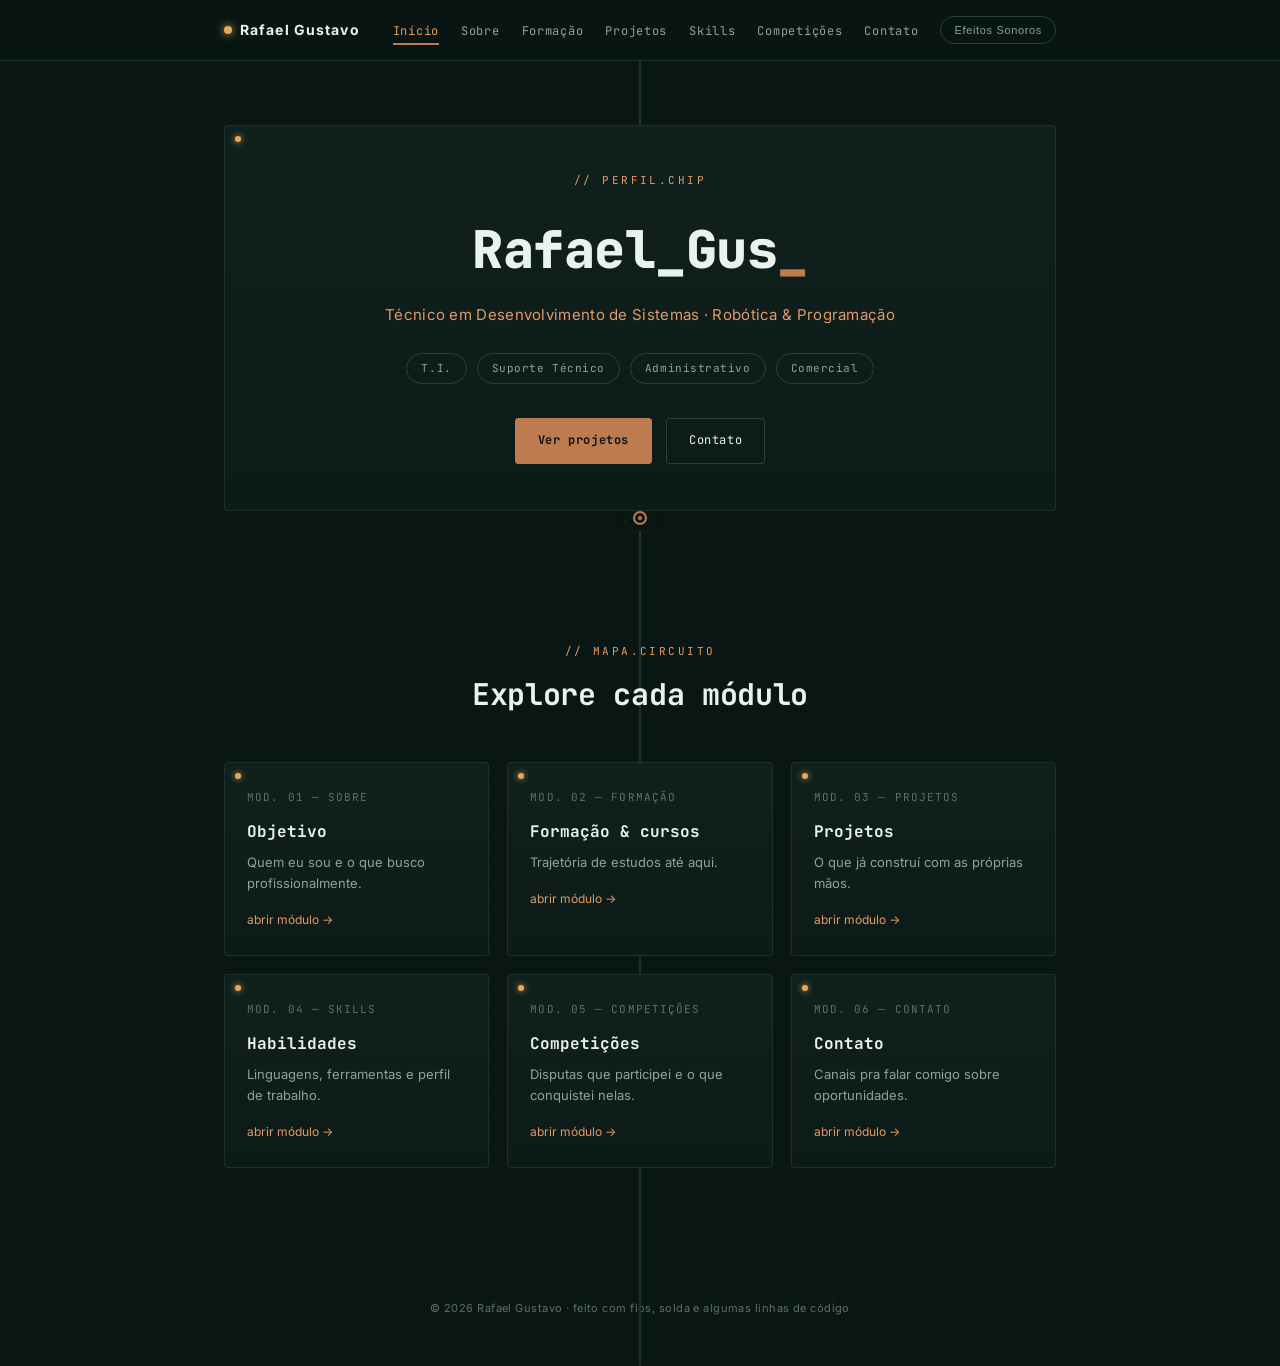
<file: index.html>
<!DOCTYPE html>
<html lang="pt-BR">
<head>
<meta charset="UTF-8">
<meta name="viewport" content="width=device-width, initial-scale=1.0">
<link rel="icon" type="image/svg+xml" href="assets/favicon.svg">
<title>Rafael Gustavo — Portfólio</title>
<link rel="preconnect" href="https://fonts.googleapis.com">
<link rel="preconnect" href="https://fonts.gstatic.com" crossorigin>
<link href="https://fonts.googleapis.com/css2?family=JetBrains+Mono:wght@400;500;700;800&family=Inter:wght@400;500;600&display=swap" rel="stylesheet">
<link rel="stylesheet" href="css/style.css">
</head>
<body>

<header>
  <div class="navbar">
    <a href="index.html" class="brand"><span class="dot"></span>Rafael Gustavo</a>
    <div class="nav-right">
      <nav>
        <ul>
          <li><a href="index.html">Início</a></li>
          <li><a href="sobre.html">Sobre</a></li>
          <li><a href="formacao.html">Formação</a></li>
          <li><a href="projetos.html">Projetos</a></li>
          <li><a href="habilidades.html">Skills</a></li>
          <li><a href="competicoes.html">Competições</a></li>
          <li><a href="contato.html">Contato</a></li>
        </ul>
      </nav>
      <button id="sound-toggle" class="sound-toggle" type="button" aria-pressed="true" title="Ativar ou desativar sons">
      <span class="sound-label">Efeitos Sonoros</span>
      </button>
    </div>
  </div>
</header>

<div class="wrap">
  <div class="spine" aria-hidden="true">
    <svg viewBox="0 0 2 1000" preserveAspectRatio="none">
      <line x1="1" y1="0" x2="1" y2="1000" stroke="var(--trace-dim)" stroke-width="2"/>
      <line class="pulse-line" x1="1" y1="0" x2="1" y2="1000" stroke="var(--copper)" stroke-width="2" stroke-dasharray="14 986" />
    </svg>
  </div>

  <!-- HERO -->
  <section class="hero">
    <div class="panel chip">
      <span class="kicker">// perfil.chip</span>
      <h1 class="typewriter" data-text="Rafael_Gustavo.dev"><span class="cursor">_</span></h1>
      <p class="role">Técnico em Desenvolvimento de Sistemas · Robótica &amp; Programação</p>
      <div class="pins">
        <span class="pin">T.I.</span>
        <span class="pin">Suporte Técnico</span>
        <span class="pin">Administrativo</span>
        <span class="pin">Comercial</span>
      </div>
      <div class="cta-row">
        <a href="projetos.html" class="btn btn-primary">Ver projetos</a>
        <a href="contato.html" class="btn btn-ghost">Contato</a>
      </div>
    </div>
  </section>

  <div class="pad" aria-hidden="true"></div>

  <!-- MAPA DO SITE, ESTILO "DIAGRAMA DE MÓDULOS" -->
  <section>
    <span class="kicker">// mapa.circuito</span>
    <h2>Explore cada módulo</h2>
    <div class="module-grid">

      <a href="sobre.html" class="panel module-card">
        <div class="module-id">MOD. 01 — SOBRE</div>
        <h3>Objetivo</h3>
        <p>Quem eu sou e o que busco profissionalmente.</p>
        <div class="module-arrow">abrir módulo →</div>
      </a>

      <a href="formacao.html" class="panel module-card">
        <div class="module-id">MOD. 02 — FORMAÇÃO</div>
        <h3>Formação &amp; cursos</h3>
        <p>Trajetória de estudos até aqui.</p>
        <div class="module-arrow">abrir módulo →</div>
      </a>

      <a href="projetos.html" class="panel module-card">
        <div class="module-id">MOD. 03 — PROJETOS</div>
        <h3>Projetos</h3>
        <p>O que já construí com as próprias mãos.</p>
        <div class="module-arrow">abrir módulo →</div>
      </a>

      <a href="habilidades.html" class="panel module-card">
        <div class="module-id">MOD. 04 — SKILLS</div>
        <h3>Habilidades</h3>
        <p>Linguagens, ferramentas e perfil de trabalho.</p>
        <div class="module-arrow">abrir módulo →</div>
      </a>

      <a href="competicoes.html" class="panel module-card">
        <div class="module-id">MOD. 05 — COMPETIÇÕES</div>
        <h3>Competições</h3>
        <p>Disputas que participei e o que conquistei nelas.</p>
        <div class="module-arrow">abrir módulo →</div>
      </a>

      <a href="contato.html" class="panel module-card">
        <div class="module-id">MOD. 06 — CONTATO</div>
        <h3>Contato</h3>
        <p>Canais pra falar comigo sobre oportunidades.</p>
        <div class="module-arrow">abrir módulo →</div>
      </a>

    </div>
  </section>

  <footer>
    © <span id="year"></span> Rafael Gustavo · feito com fios, solda e algumas linhas de código
  </footer>
</div>

<script src="js/script.js"></script>
</body>
</html>
</file>
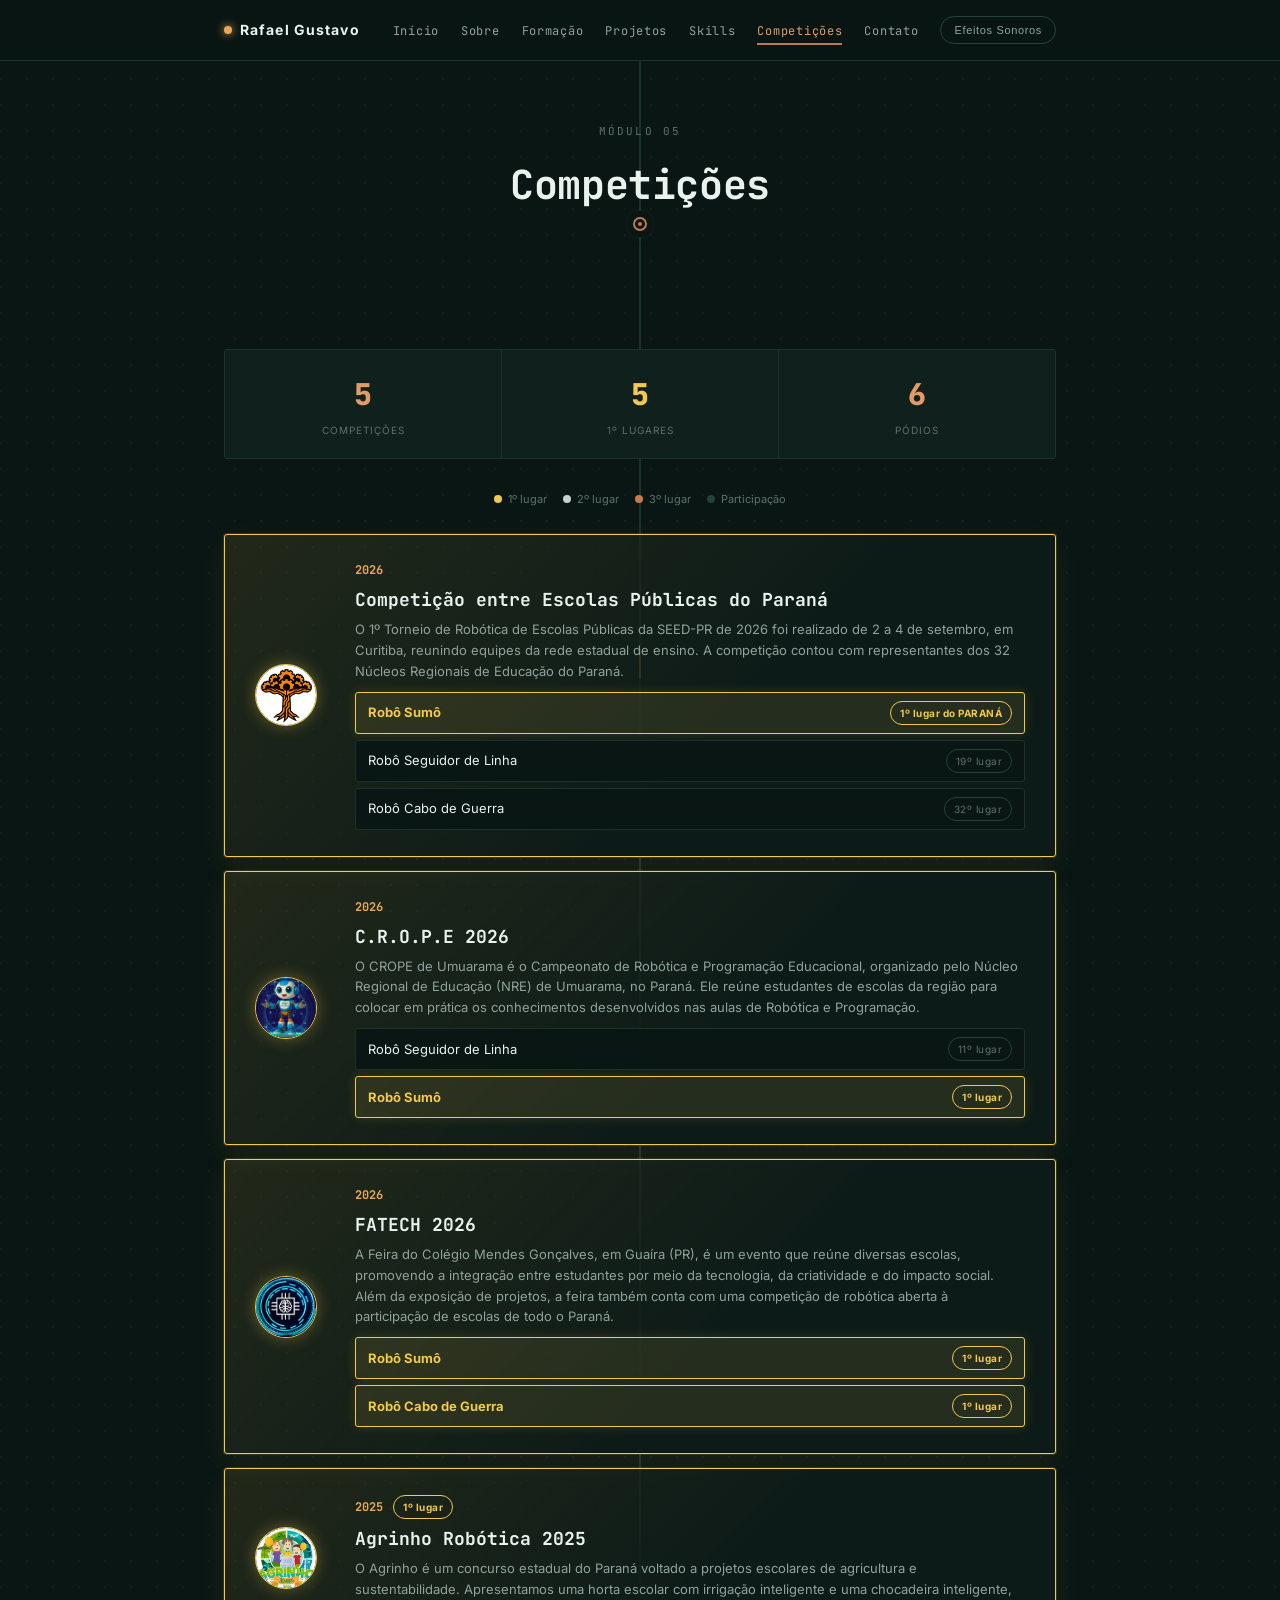
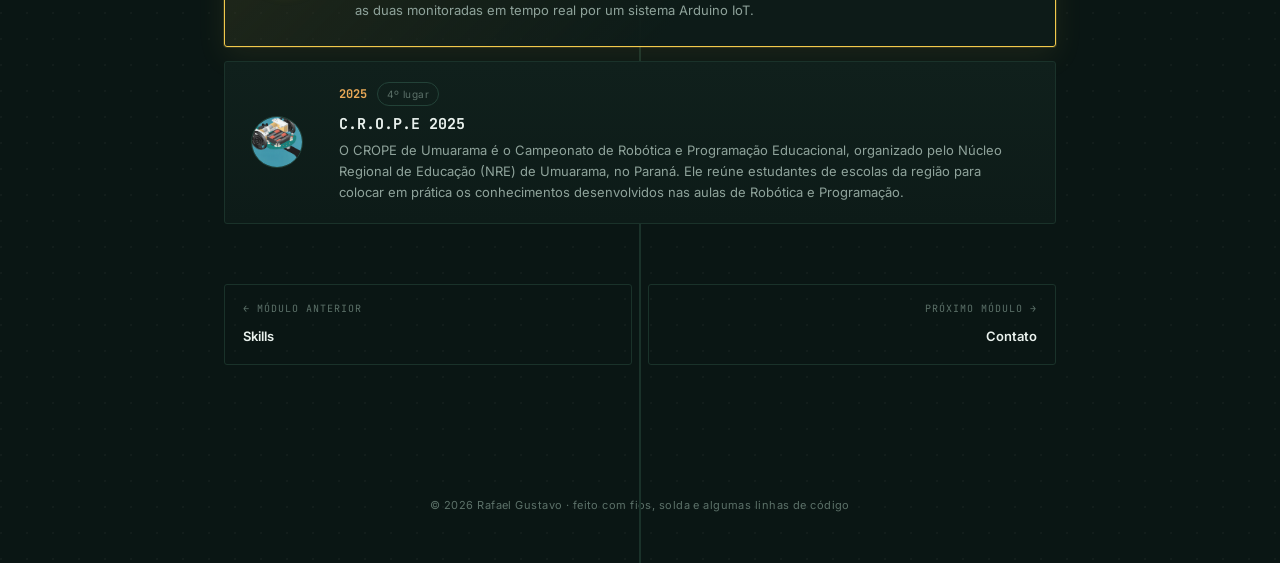
<file: competicoes.html>
<!DOCTYPE html>
<html lang="pt-BR">
<head>
<meta charset="UTF-8">
<meta name="viewport" content="width=device-width, initial-scale=1.0">
<link rel="icon" type="image/svg+xml" href="assets/favicon.svg">
<title>Competições — Rafael Gustavo</title>
<link rel="preconnect" href="https://fonts.googleapis.com">
<link rel="preconnect" href="https://fonts.gstatic.com" crossorigin>
<link href="https://fonts.googleapis.com/css2?family=JetBrains+Mono:wght@400;500;700;800&family=Inter:wght@400;500;600&display=swap" rel="stylesheet">
<link rel="stylesheet" href="css/style.css">
</head>
<body>

<header>
  <div class="navbar">
    <a href="index.html" class="brand"><span class="dot"></span>Rafael Gustavo</a>
    <div class="nav-right">
      <nav>
        <ul>
          <li><a href="index.html">Início</a></li>
          <li><a href="sobre.html">Sobre</a></li>
          <li><a href="formacao.html">Formação</a></li>
          <li><a href="projetos.html">Projetos</a></li>
          <li><a href="habilidades.html">Skills</a></li>
          <li><a href="competicoes.html">Competições</a></li>
          <li><a href="contato.html">Contato</a></li>
        </ul>
      </nav>
      <button id="sound-toggle" class="sound-toggle" type="button" aria-pressed="true" title="Ativar ou desativar sons">
      <span class="sound-label">Efeitos Sonoros</span>
      </button>
    </div>
  </div>
</header>

<div class="wrap">
  <div class="spine" aria-hidden="true">
    <svg viewBox="0 0 2 1000" preserveAspectRatio="none">
      <line x1="1" y1="0" x2="1" y2="1000" stroke="var(--trace-dim)" stroke-width="2"/>
      <line class="pulse-line" x1="1" y1="0" x2="1" y2="1000" stroke="var(--copper)" stroke-width="2" stroke-dasharray="14 986" />
    </svg>
  </div>

  <section class="page-hero">
    <span class="page-eyebrow">Módulo 05</span>
    <h1>Competições</h1>
  </section>

  <div class="pad" aria-hidden="true"></div>

  <section>

    <div class="comp-stats" id="comp-stats">
      <div class="comp-stat">
        <span class="comp-stat-num" id="stat-total">0</span>
        <span class="comp-stat-label">Competições</span>
      </div>
      <div class="comp-stat is-gold">
        <span class="comp-stat-num" id="stat-gold">0</span>
        <span class="comp-stat-label">1º lugares</span>
      </div>
      <div class="comp-stat">
        <span class="comp-stat-num" id="stat-podium">0</span>
        <span class="comp-stat-label">Pódios</span>
      </div>
    </div>

    <div class="comp-legend">
      <span><i class="dot gold"></i>1º lugar</span>
      <span><i class="dot silver"></i>2º lugar</span>
      <span><i class="dot bronze"></i>3º lugar</span>
      <span><i class="dot other"></i>Participação</span>
    </div>

    <div class="comp-grid" id="comp-grid">

      <article class="comp-card tier-1" data-place="1" data-year="2025">
        <div class="comp-medal"><img src="assets/competicoes/agrinho2025.png" alt="Agrinho Robótica 2025"></div>
        <div class="comp-info">
          <div class="comp-meta">
            <span class="comp-year">2025</span>
            <span class="comp-place">1º lugar</span>
          </div>
          <h3>Agrinho Robótica 2025</h3>
          <p>O Agrinho é um concurso estadual do Paraná voltado a projetos escolares de agricultura e sustentabilidade. Apresentamos uma horta escolar com irrigação inteligente e uma chocadeira inteligente, as duas monitoradas em tempo real por um sistema Arduino IoT.</p>
        </div>
      </article>

      <article class="comp-card tier-4" data-place="4" data-year="2025">
        <div class="comp-medal"><img src="assets/competicoes/crope2025.png" alt="C.R.O.P.E 2025"></div>
        <div class="comp-info">
          <div class="comp-meta">
            <span class="comp-year">2025</span>
            <span class="comp-place">4º lugar</span>
          </div>
          <h3>C.R.O.P.E 2025</h3>
          <p>O CROPE de Umuarama é o Campeonato de Robótica e Programação Educacional, organizado pelo Núcleo Regional de Educação (NRE) de Umuarama, no Paraná. Ele reúne estudantes de escolas da região para colocar em prática os conhecimentos desenvolvidos nas aulas de Robótica e Programação.</p>
        </div>
      </article>

      <article class="comp-card tier-1" data-place="1" data-year="2026">
        <div class="comp-medal"><img src="assets/competicoes/roboticapr2026.png" alt="Competição entre Escolas Públicas do Paraná"></div>
        <div class="comp-info">
          <div class="comp-meta">
            <span class="comp-year">2026</span>
          </div>
          <h3>Competição entre Escolas Públicas do Paraná</h3>
          <p>O 1º Torneio de Robótica de Escolas Públicas da SEED-PR de 2026 foi realizado de 2 a 4 de setembro, em Curitiba, reunindo equipes da rede estadual de ensino. A competição contou com representantes dos 32 Núcleos Regionais de Educação do Paraná.</p>
          <div class="comp-subresults">
            <div class="comp-subitem is-gold">
              <span class="comp-subname">Robô Sumô</span>
              <span class="comp-subplace is-gold">1º lugar do PARANÁ</span>
            </div>
            <div class="comp-subitem">
              <span class="comp-subname">Robô Seguidor de Linha</span>
              <span class="comp-subplace">19º lugar</span>
            </div>
            <div class="comp-subitem">
              <span class="comp-subname">Robô Cabo de Guerra</span>
              <span class="comp-subplace">32º lugar</span>
            </div>
          </div>
        </div>
      </article>

      <article class="comp-card tier-1" data-place="1" data-year="2026">
        <div class="comp-medal"><img src="assets/competicoes/crope2026.png" alt="C.R.O.P.E 2026"></div>
        <div class="comp-info">
          <div class="comp-meta">
            <span class="comp-year">2026</span>
          </div>
          <h3>C.R.O.P.E 2026</h3>
          <p>O CROPE de Umuarama é o Campeonato de Robótica e Programação Educacional, organizado pelo Núcleo Regional de Educação (NRE) de Umuarama, no Paraná. Ele reúne estudantes de escolas da região para colocar em prática os conhecimentos desenvolvidos nas aulas de Robótica e Programação.</p>
          <div class="comp-subresults">
            <div class="comp-subitem">
              <span class="comp-subname">Robô Seguidor de Linha</span>
              <span class="comp-subplace">11º lugar</span>
            </div>
            <div class="comp-subitem is-gold">
              <span class="comp-subname">Robô Sumô</span>
              <span class="comp-subplace is-gold">1º lugar</span>
            </div>
          </div>
        </div>
      </article>

      <article class="comp-card tier-1" data-place="1" data-year="2026">
        <div class="comp-medal"><img src="assets/competicoes/fatech2026.png" alt="FATECH 2026"></div>
        <div class="comp-info">
          <div class="comp-meta">
            <span class="comp-year">2026</span>
          </div>
          <h3>FATECH 2026</h3>
          <p>A Feira do Colégio Mendes Gonçalves, em Guaíra (PR), é um evento que reúne diversas escolas, promovendo a integração entre estudantes por meio da tecnologia, da criatividade e do impacto social. Além da exposição de projetos, a feira também conta com uma competição de robótica aberta à participação de escolas de todo o Paraná.</p>
          <div class="comp-subresults">
            <div class="comp-subitem is-gold">
              <span class="comp-subname">Robô Sumô</span>
              <span class="comp-subplace is-gold">1º lugar</span>
            </div>
            <div class="comp-subitem is-gold">
              <span class="comp-subname">Robô Cabo de Guerra</span>
              <span class="comp-subplace is-gold">1º lugar</span>
            </div>
          </div>
        </div>
      </article>

    </div>

    <div class="prevnext">
      <a href="habilidades.html" class="prev">
        <span>← módulo anterior</span>
        <strong>Skills</strong>
      </a>
      <a href="contato.html" class="next">
        <span>próximo módulo →</span>
        <strong>Contato</strong>
      </a>
    </div>
  </section>

  <footer>
    © <span id="year"></span> Rafael Gustavo · feito com fios, solda e algumas linhas de código
  </footer>
</div>

<script src="js/script.js"></script>
</body>
</html>
</file>
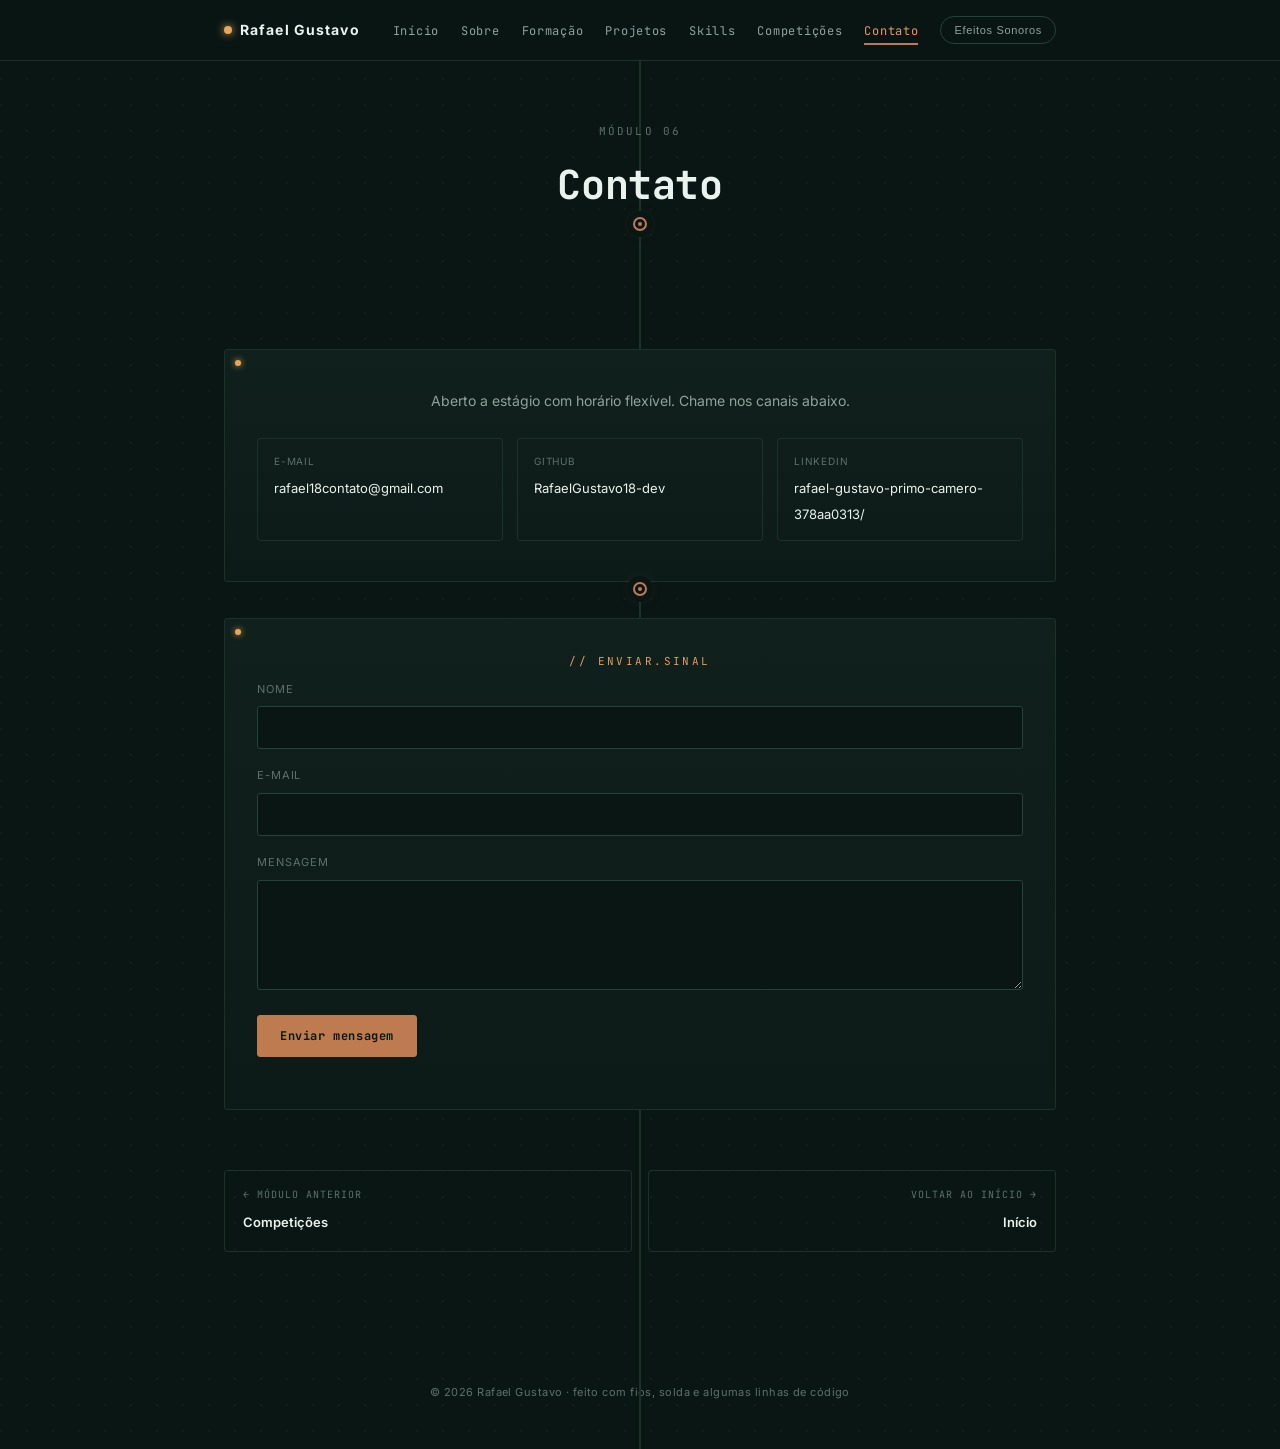
<file: contato.html>
<!DOCTYPE html>
<html lang="pt-BR">
<head>
<meta charset="UTF-8">
<meta name="viewport" content="width=device-width, initial-scale=1.0">
<link rel="icon" type="image/svg+xml" href="assets/favicon.svg">
<title>Contato — Rafael Gustavo</title>
<link rel="preconnect" href="https://fonts.googleapis.com">
<link rel="preconnect" href="https://fonts.gstatic.com" crossorigin>
<link href="https://fonts.googleapis.com/css2?family=JetBrains+Mono:wght@400;500;700;800&family=Inter:wght@400;500;600&display=swap" rel="stylesheet">
<link rel="stylesheet" href="css/style.css">
</head>
<body>

<header>
  <div class="navbar">
    <a href="index.html" class="brand"><span class="dot"></span>Rafael Gustavo</a>
    <div class="nav-right">
      <nav>
        <ul>
          <li><a href="index.html">Início</a></li>
          <li><a href="sobre.html">Sobre</a></li>
          <li><a href="formacao.html">Formação</a></li>
          <li><a href="projetos.html">Projetos</a></li>
          <li><a href="habilidades.html">Skills</a></li>
          <li><a href="competicoes.html">Competições</a></li>
          <li><a href="contato.html">Contato</a></li>
        </ul>
      </nav>
      <button id="sound-toggle" class="sound-toggle" type="button" aria-pressed="true" title="Ativar ou desativar sons">
      <span class="sound-label">Efeitos Sonoros</span>
      </button>
    </div>
  </div>
</header>

<div class="wrap">
  <div class="spine" aria-hidden="true">
    <svg viewBox="0 0 2 1000" preserveAspectRatio="none">
      <line x1="1" y1="0" x2="1" y2="1000" stroke="var(--trace-dim)" stroke-width="2"/>
      <line class="pulse-line" x1="1" y1="0" x2="1" y2="1000" stroke="var(--copper)" stroke-width="2" stroke-dasharray="14 986" />
    </svg>
  </div>

  <section class="page-hero">
    <span class="page-eyebrow">Módulo 06</span>
    <h1>Contato</h1>
  </section>

  <div class="pad" aria-hidden="true"></div>

  <section>
    <div class="panel contact-panel">
      <p>Aberto a estágio com horário flexível. Chame nos canais abaixo.</p>
      <div class="contact-grid">
        <div class="contact-item">
          <span class="g-label">E-mail</span>
          <a href="mailto:rafael18contato@gmail.com">rafael18contato@gmail.com</a>
        </div>
        <div class="contact-item">
          <span class="g-label">GitHub</span>
          <a href="https://github.com/RafaelGustavo18-dev" target="_blank" rel="noopener">RafaelGustavo18-dev</a>
        </div>
        <div class="contact-item">
          <span class="g-label">LinkedIn</span>
          <a href="https://www.linkedin.com/in/rafael-gustavo-primo-camero-378aa0313" target="_blank" rel="noopener">rafael-gustavo-primo-camero-378aa0313/</a>
        </div>
      </div>
    </div>

    <div class="pad" aria-hidden="true"></div>

    <div class="panel contact-form">
      <span class="kicker">// enviar.sinal</span>
      <form id="contact-form">
        <input type="hidden" name="access_key" value="5add3b74-e683-498a-92bf-d5edefc94b2f">
        <input type="hidden" name="subject" value="Nova mensagem pelo portfólio">
        <input type="checkbox" name="botcheck" style="display:none" tabindex="-1" autocomplete="off">

        <div class="form-row">
          <label for="nome">Nome</label>
          <input type="text" id="nome" name="nome" required>
        </div>
        <div class="form-row">
          <label for="email">E-mail</label>
          <input type="email" id="email" name="email" required>
        </div>
        <div class="form-row">
          <label for="mensagem">Mensagem</label>
          <textarea id="mensagem" name="mensagem" required></textarea>
        </div>
        <div class="form-row">
          <button type="submit" class="btn btn-primary">Enviar mensagem</button>
        </div>
        <p id="form-feedback" style="font-size:12px; color:var(--text-faint); margin-top:14px;"></p>
      </form>
    </div>

    <div class="prevnext">
      <a href="competicoes.html" class="prev">
        <span>← módulo anterior</span>
        <strong>Competições</strong>
      </a>
      <a href="index.html" class="next">
        <span>voltar ao início →</span>
        <strong>Início</strong>
      </a>
    </div>
  </section>

  <footer>
    © <span id="year"></span> Rafael Gustavo · feito com fios, solda e algumas linhas de código
  </footer>
</div>

<script src="js/script.js"></script>
</body>
</html>
</file>
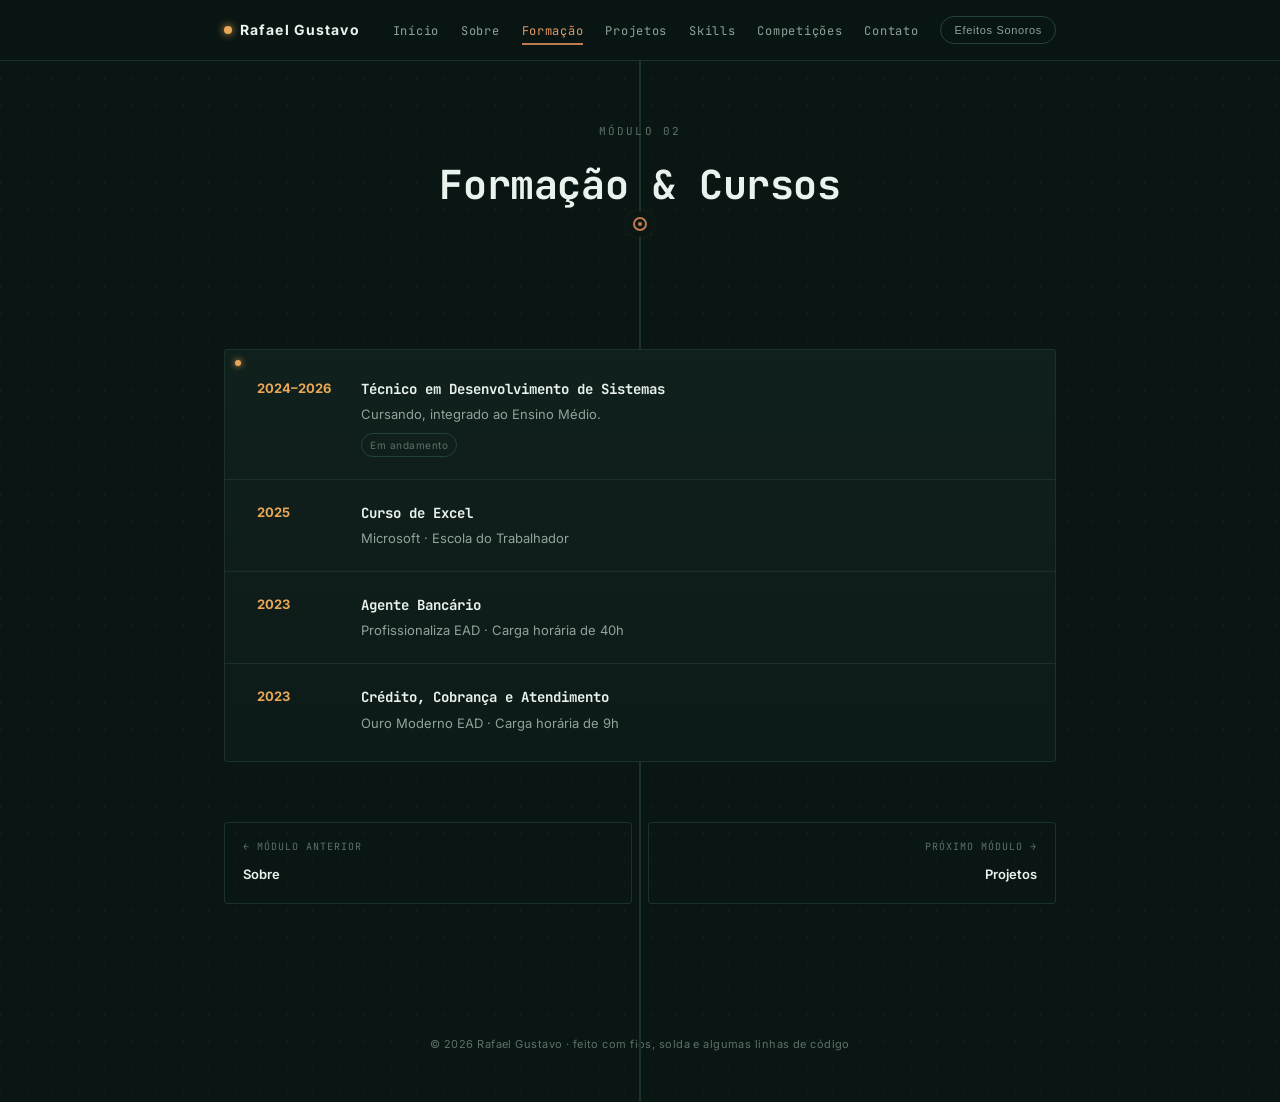
<file: formacao.html>
<!DOCTYPE html>
<html lang="pt-BR">
<head>
<meta charset="UTF-8">
<meta name="viewport" content="width=device-width, initial-scale=1.0">
<link rel="icon" type="image/svg+xml" href="assets/favicon.svg">
<title>Formação — Rafael Gustavo</title>
<link rel="preconnect" href="https://fonts.googleapis.com">
<link rel="preconnect" href="https://fonts.gstatic.com" crossorigin>
<link href="https://fonts.googleapis.com/css2?family=JetBrains+Mono:wght@400;500;700;800&family=Inter:wght@400;500;600&display=swap" rel="stylesheet">
<link rel="stylesheet" href="css/style.css">
</head>
<body>

<header>
  <div class="navbar">
    <a href="index.html" class="brand"><span class="dot"></span>Rafael Gustavo</a>
    <div class="nav-right">
      <nav>
        <ul>
          <li><a href="index.html">Início</a></li>
          <li><a href="sobre.html">Sobre</a></li>
          <li><a href="formacao.html">Formação</a></li>
          <li><a href="projetos.html">Projetos</a></li>
          <li><a href="habilidades.html">Skills</a></li>
          <li><a href="competicoes.html">Competições</a></li>
          <li><a href="contato.html">Contato</a></li>
        </ul>
      </nav>
      <button id="sound-toggle" class="sound-toggle" type="button" aria-pressed="true" title="Ativar ou desativar sons">
      <span class="sound-label">Efeitos Sonoros</span>
      </button>
    </div>
  </div>
</header>

<div class="wrap">
  <div class="spine" aria-hidden="true">
    <svg viewBox="0 0 2 1000" preserveAspectRatio="none">
      <line x1="1" y1="0" x2="1" y2="1000" stroke="var(--trace-dim)" stroke-width="2"/>
      <line class="pulse-line" x1="1" y1="0" x2="1" y2="1000" stroke="var(--copper)" stroke-width="2" stroke-dasharray="14 986" />
    </svg>
  </div>

  <section class="page-hero">
    <span class="page-eyebrow">Módulo 02</span>
    <h1>Formação &amp; Cursos</h1>
  </section>

  <div class="pad" aria-hidden="true"></div>

  <section>
    <div class="panel timeline">
      <div class="t-item">
        <div class="t-year">2024–2026</div>
        <div class="t-body">
          <h3>Técnico em Desenvolvimento de Sistemas</h3>
          <p>Cursando, integrado ao Ensino Médio.</p>
          <span class="t-tag">Em andamento</span>
        </div>
      </div>
      <div class="t-item">
        <div class="t-year">2025</div>
        <div class="t-body">
          <h3>Curso de Excel</h3>
          <p>Microsoft · Escola do Trabalhador</p>
        </div>
      </div>
      <div class="t-item">
        <div class="t-year">2023</div>
        <div class="t-body">
          <h3>Agente Bancário</h3>
          <p>Profissionaliza EAD · Carga horária de 40h</p>
        </div>
      </div>
      <div class="t-item">
        <div class="t-year">2023</div>
        <div class="t-body">
          <h3>Crédito, Cobrança e Atendimento</h3>
          <p>Ouro Moderno EAD · Carga horária de 9h</p>
        </div>
      </div>
    </div>

    <div class="prevnext">
      <a href="sobre.html" class="prev">
        <span>← módulo anterior</span>
        <strong>Sobre</strong>
      </a>
      <a href="projetos.html" class="next">
        <span>próximo módulo →</span>
        <strong>Projetos</strong>
      </a>
    </div>
  </section>

  <footer>
    © <span id="year"></span> Rafael Gustavo · feito com fios, solda e algumas linhas de código
  </footer>
</div>

<script src="js/script.js"></script>
</body>
</html>
</file>
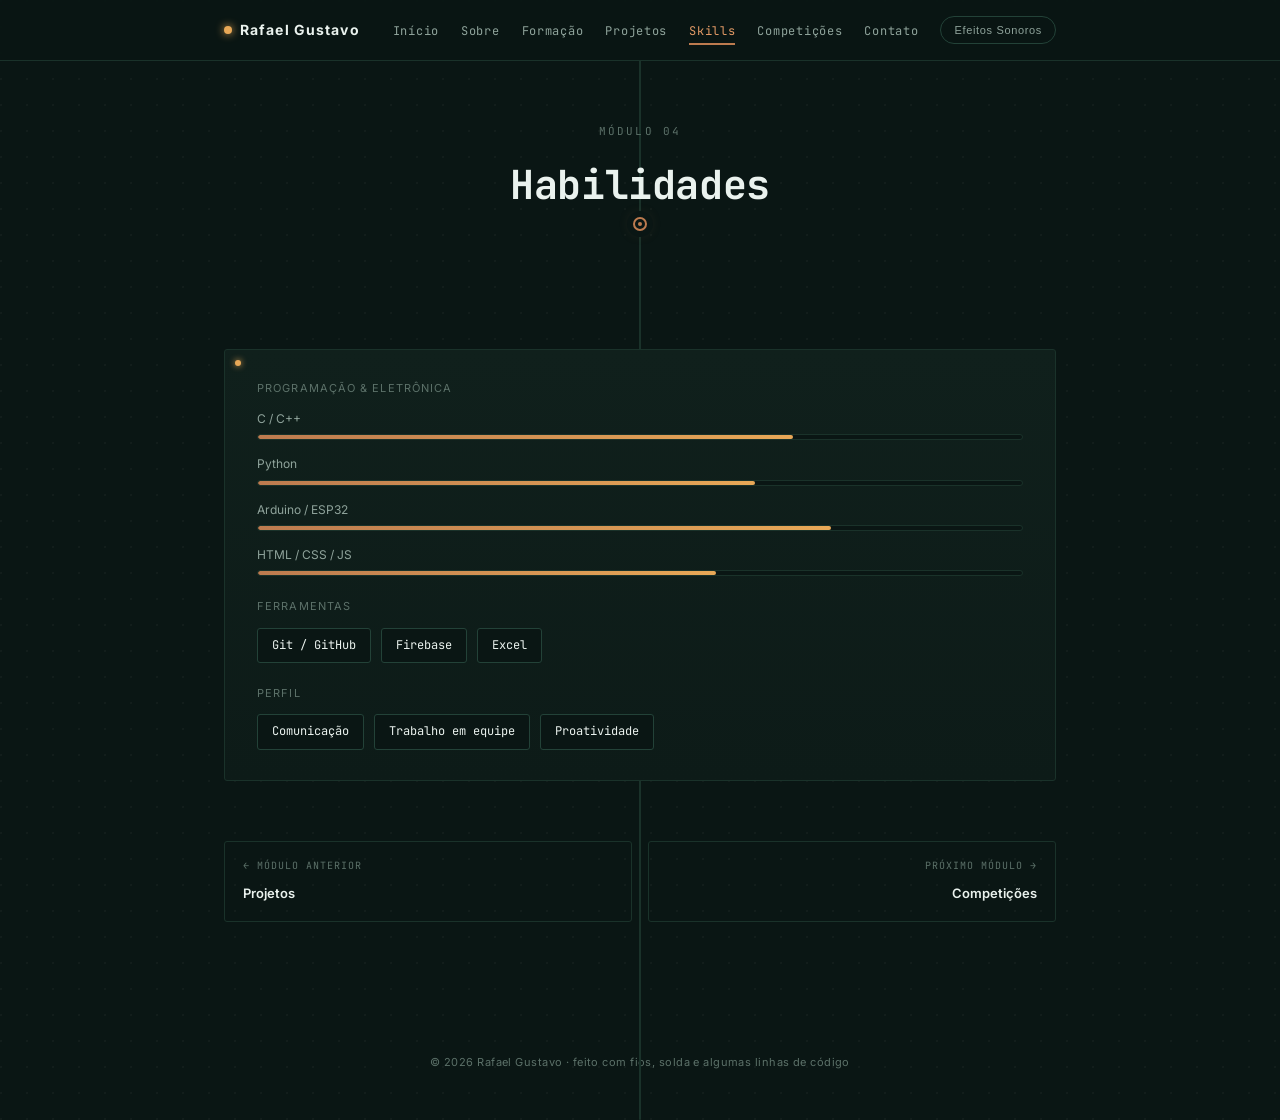
<file: habilidades.html>
<!DOCTYPE html>
<html lang="pt-BR">
<head>
<meta charset="UTF-8">
<meta name="viewport" content="width=device-width, initial-scale=1.0">
<link rel="icon" type="image/svg+xml" href="assets/favicon.svg">
<title>Habilidades — Rafael Gustavo</title>
<link rel="preconnect" href="https://fonts.googleapis.com">
<link rel="preconnect" href="https://fonts.gstatic.com" crossorigin>
<link href="https://fonts.googleapis.com/css2?family=JetBrains+Mono:wght@400;500;700;800&family=Inter:wght@400;500;600&display=swap" rel="stylesheet">
<link rel="stylesheet" href="css/style.css">
</head>
<body>

<header>
  <div class="navbar">
    <a href="index.html" class="brand"><span class="dot"></span>Rafael Gustavo</a>
    <div class="nav-right">
      <nav>
        <ul>
          <li><a href="index.html">Início</a></li>
          <li><a href="sobre.html">Sobre</a></li>
          <li><a href="formacao.html">Formação</a></li>
          <li><a href="projetos.html">Projetos</a></li>
          <li><a href="habilidades.html">Skills</a></li>
          <li><a href="competicoes.html">Competições</a></li>
          <li><a href="contato.html">Contato</a></li>
        </ul>
      </nav>
      <button id="sound-toggle" class="sound-toggle" type="button" aria-pressed="true" title="Ativar ou desativar sons">
      <span class="sound-label">Efeitos Sonoros</span>
      </button>
    </div>
  </div>
</header>

<div class="wrap">
  <div class="spine" aria-hidden="true">
    <svg viewBox="0 0 2 1000" preserveAspectRatio="none">
      <line x1="1" y1="0" x2="1" y2="1000" stroke="var(--trace-dim)" stroke-width="2"/>
      <line class="pulse-line" x1="1" y1="0" x2="1" y2="1000" stroke="var(--copper)" stroke-width="2" stroke-dasharray="14 986" />
    </svg>
  </div>

  <section class="page-hero">
    <span class="page-eyebrow">Módulo 04</span>
    <h1>Habilidades</h1>
  </section>

  <div class="pad" aria-hidden="true"></div>

  <section>
    <div class="panel skills-panel">

      <div class="skill-group">
        <span class="g-label">Programação &amp; Eletrônica</span>
        <div class="skill-bar">
          <div class="skill-bar-top"><span>C / C++</span><span></span></div>
          <div class="skill-bar-track"><div class="skill-bar-fill" data-level="70"></div></div>
        </div>
        <div class="skill-bar">
          <div class="skill-bar-top"><span>Python</span><span></span></div>
          <div class="skill-bar-track"><div class="skill-bar-fill" data-level="65"></div></div>
        </div>
        <div class="skill-bar">
          <div class="skill-bar-top"><span>Arduino / ESP32</span><span></span></div>
          <div class="skill-bar-track"><div class="skill-bar-fill" data-level="75"></div></div>
        </div>
        <div class="skill-bar">
          <div class="skill-bar-top"><span>HTML / CSS / JS</span><span></span></div>
          <div class="skill-bar-track"><div class="skill-bar-fill" data-level="60"></div></div>
        </div>
      </div>

      <div class="skill-group">
        <span class="g-label">Ferramentas</span>
        <div class="tags">
          <span class="tag">Git / GitHub</span>
          <span class="tag">Firebase</span>
          <span class="tag">Excel</span>
        </div>
      </div>

      <div class="skill-group">
        <span class="g-label">Perfil</span>
        <div class="tags">
          <span class="tag">Comunicação</span>
          <span class="tag">Trabalho em equipe</span>
          <span class="tag">Proatividade</span>
        </div>
      </div>

    </div>

    <div class="prevnext">
      <a href="projetos.html" class="prev">
        <span>← módulo anterior</span>
        <strong>Projetos</strong>
      </a>
      <a href="competicoes.html" class="next">
        <span>próximo módulo →</span>
        <strong>Competições</strong>
      </a>
    </div>
  </section>

  <footer>
    © <span id="year"></span> Rafael Gustavo · feito com fios, solda e algumas linhas de código
  </footer>
</div>

<script src="js/script.js"></script>
</body>
</html>
</file>
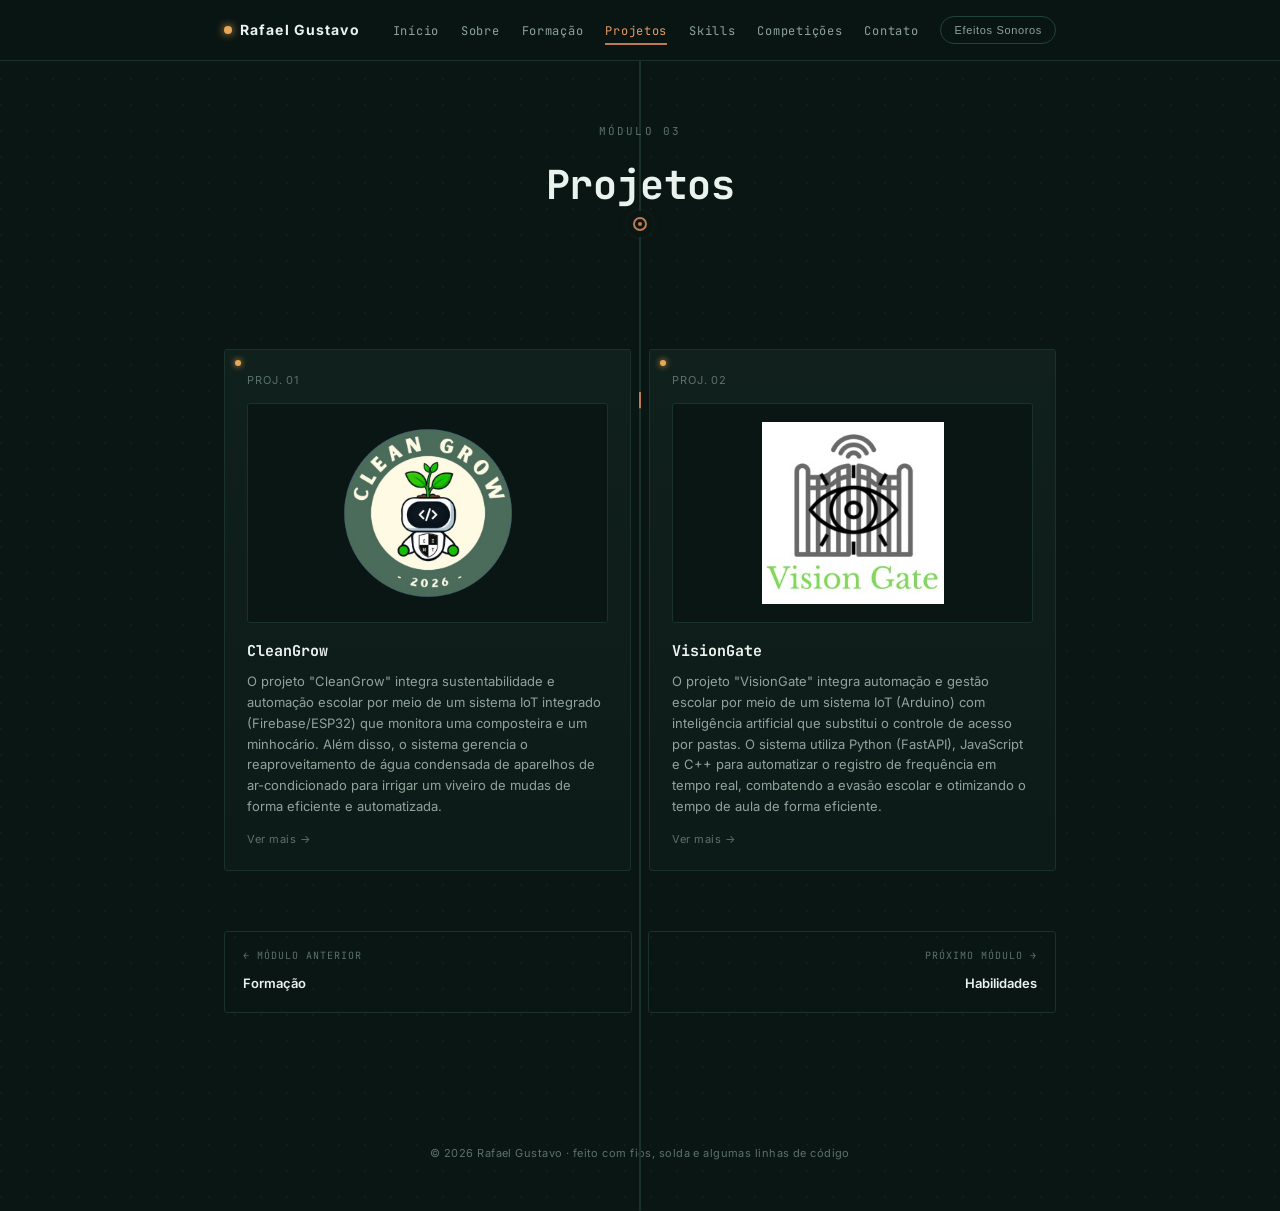
<file: projetos.html>
<!DOCTYPE html>
<html lang="pt-BR">
<head>
<meta charset="UTF-8">
<meta name="viewport" content="width=device-width, initial-scale=1.0">
<link rel="icon" type="image/svg+xml" href="assets/favicon.svg">
<title>Projetos — Rafael Gustavo</title>
<link rel="preconnect" href="https://fonts.googleapis.com">
<link rel="preconnect" href="https://fonts.gstatic.com" crossorigin>
<link href="https://fonts.googleapis.com/css2?family=JetBrains+Mono:wght@400;500;700;800&family=Inter:wght@400;500;600&display=swap" rel="stylesheet">
<link rel="stylesheet" href="css/style.css">
</head>
<body>

<header>
  <div class="navbar">
    <a href="index.html" class="brand"><span class="dot"></span>Rafael Gustavo</a>
    <div class="nav-right">
      <nav>
        <ul>
          <li><a href="index.html">Início</a></li>
          <li><a href="sobre.html">Sobre</a></li>
          <li><a href="formacao.html">Formação</a></li>
          <li><a href="projetos.html">Projetos</a></li>
          <li><a href="habilidades.html">Skills</a></li>
          <li><a href="competicoes.html">Competições</a></li>
          <li><a href="contato.html">Contato</a></li>
        </ul>
      </nav>
      <button id="sound-toggle" class="sound-toggle" type="button" aria-pressed="true" title="Ativar ou desativar sons">
      <span class="sound-label">Efeitos Sonoros</span>
      </button>
    </div>
  </div>
</header>

<div class="wrap">
  <div class="spine" aria-hidden="true">
    <svg viewBox="0 0 2 1000" preserveAspectRatio="none">
      <line x1="1" y1="0" x2="1" y2="1000" stroke="var(--trace-dim)" stroke-width="2"/>
      <line class="pulse-line" x1="1" y1="0" x2="1" y2="1000" stroke="var(--copper)" stroke-width="2" stroke-dasharray="14 986" />
    </svg>
  </div>

  <section class="page-hero">
    <span class="page-eyebrow">Módulo 03</span>
    <h1>Projetos</h1>
  </section>

  <div class="pad" aria-hidden="true"></div>

  <section>
    <div class="proj-grid">

      <div class="panel proj-card">
        <div class="proj-index">PROJ. 01</div>
        <img src="projetos/cleangrow/cleangrow.png" alt="Logo CleanGrow" class="proj-thumb">
        <h3>CleanGrow</h3>
        <p>O projeto "CleanGrow" integra sustentabilidade e automação escolar por meio de um sistema IoT integrado (Firebase/ESP32) que monitora uma composteira e um minhocário. Além disso, o sistema gerencia o reaproveitamento de água condensada de aparelhos de ar-condicionado para irrigar um viveiro de mudas de forma eficiente e automatizada.</p>
        <a href="projetos/cleangrow/cleangrow.html" class="proj-link">Ver mais →</a>
      </div>

      <div class="panel proj-card">
        <div class="proj-index">PROJ. 02</div>
        <img src="projetos/visiongate/visiongate.png" alt="Logo VisionGate" class="proj-thumb">
        <h3>VisionGate</h3>
        <p>O projeto "VisionGate" integra automação e gestão escolar por meio de um sistema IoT (Arduino) com inteligência artificial que substitui o controle de acesso por pastas. O sistema utiliza Python (FastAPI), JavaScript e C++ para automatizar o registro de frequência em tempo real, combatendo a evasão escolar e otimizando o tempo de aula de forma eficiente.</p>
        <a href="projetos/visiongate/visiongate.html" class="proj-link">Ver mais →</a>
      </div>
    </div>

    <div class="prevnext">
      <a href="formacao.html" class="prev">
        <span>← módulo anterior</span>
        <strong>Formação</strong>
      </a>
      <a href="habilidades.html" class="next">
        <span>próximo módulo →</span>
        <strong>Habilidades</strong>
      </a>
    </div>
  </section>

  <footer>
    © <span id="year"></span> Rafael Gustavo · feito com fios, solda e algumas linhas de código
  </footer>
</div>

<script src="js/script.js"></script>
</body>
</html>
</file>
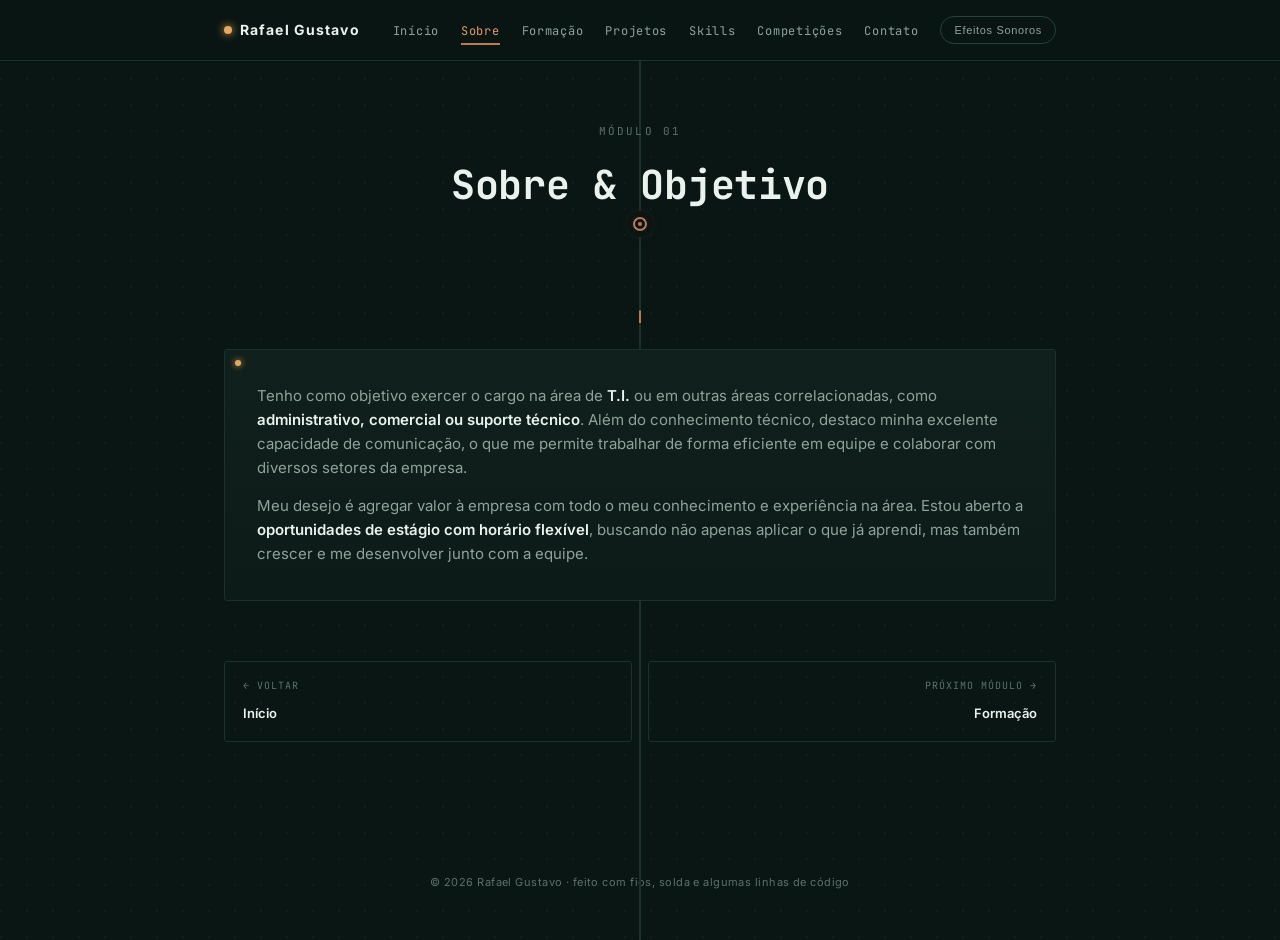
<file: sobre.html>
<!DOCTYPE html>
<html lang="pt-BR">
<head>
<meta charset="UTF-8">
<meta name="viewport" content="width=device-width, initial-scale=1.0">
<link rel="icon" type="image/svg+xml" href="assets/favicon.svg">
<title>Sobre — Rafael Gustavo</title>
<link rel="preconnect" href="https://fonts.googleapis.com">
<link rel="preconnect" href="https://fonts.gstatic.com" crossorigin>
<link href="https://fonts.googleapis.com/css2?family=JetBrains+Mono:wght@400;500;700;800&family=Inter:wght@400;500;600&display=swap" rel="stylesheet">
<link rel="stylesheet" href="css/style.css">
</head>
<body>

<header>
  <div class="navbar">
    <a href="index.html" class="brand"><span class="dot"></span>Rafael Gustavo</a>
    <div class="nav-right">
      <nav>
        <ul>
          <li><a href="index.html">Início</a></li>
          <li><a href="sobre.html">Sobre</a></li>
          <li><a href="formacao.html">Formação</a></li>
          <li><a href="projetos.html">Projetos</a></li>
          <li><a href="habilidades.html">Skills</a></li>
          <li><a href="competicoes.html">Competições</a></li>
          <li><a href="contato.html">Contato</a></li>
        </ul>
      </nav>
      <button id="sound-toggle" class="sound-toggle" type="button" aria-pressed="true" title="Ativar ou desativar sons">
      <span class="sound-label">Efeitos Sonoros</span>
      </button>
    </div>
  </div>
</header>

<div class="wrap">
  <div class="spine" aria-hidden="true">
    <svg viewBox="0 0 2 1000" preserveAspectRatio="none">
      <line x1="1" y1="0" x2="1" y2="1000" stroke="var(--trace-dim)" stroke-width="2"/>
      <line class="pulse-line" x1="1" y1="0" x2="1" y2="1000" stroke="var(--copper)" stroke-width="2" stroke-dasharray="14 986" />
    </svg>
  </div>

  <section class="page-hero">
    <span class="page-eyebrow">Módulo 01</span>
    <h1>Sobre &amp; Objetivo</h1>
  </section>

  <div class="pad" aria-hidden="true"></div>

  <section>
    <div class="panel about-panel">
      <p>Tenho como objetivo exercer o cargo na área de <strong>T.I.</strong> ou em outras áreas correlacionadas, como <strong>administrativo, comercial ou suporte técnico</strong>. Além do conhecimento técnico, destaco minha excelente capacidade de comunicação, o que me permite trabalhar de forma eficiente em equipe e colaborar com diversos setores da empresa.</p>
      <p>Meu desejo é agregar valor à empresa com todo o meu conhecimento e experiência na área. Estou aberto a <strong>oportunidades de estágio com horário flexível</strong>, buscando não apenas aplicar o que já aprendi, mas também crescer e me desenvolver junto com a equipe.</p>
    </div>

    <div class="prevnext">
      <a href="index.html" class="prev">
        <span>← voltar</span>
        <strong>Início</strong>
      </a>
      <a href="formacao.html" class="next">
        <span>próximo módulo →</span>
        <strong>Formação</strong>
      </a>
    </div>
  </section>

  <footer>
    © <span id="year"></span> Rafael Gustavo · feito com fios, solda e algumas linhas de código
  </footer>
</div>

<script src="js/script.js"></script>
</body>
</html>
</file>
<file: css/style.css>
:root{
  --bg:            #0A1614;
  --bg-panel:      #10201C;
  --bg-panel-2:    #0D1B18;
  --trace:         #234238;
  --trace-dim:     #1A322A;
  --copper:        #BD7B4F;
  --copper-bright: #E39A66;
  --amber:         #E8A857;
  --text:          #EAF2EE;
  --text-dim:      #8FA39B;
  --text-faint:    #5C7169;
  --radius:        3px;
  --tier-gold:     #F2C94C;
  --tier-silver:   #C7D0CD;
  --tier-bronze:   #C97B4A;
}

*{ box-sizing: border-box; }
html{ scroll-behavior: smooth; }
@media (prefers-reduced-motion: reduce){
  html{ scroll-behavior:auto; }
  *{ animation-duration:.001ms !important; animation-iteration-count:1 !important; transition-duration:.001ms !important; }
}

body{
  margin:0;
  background: var(--bg);
  background-image: radial-gradient(circle at 1px 1px, rgba(234,242,238,0.035) 1px, transparent 1px);
  background-size: 26px 26px;
  color: var(--text);
  font-family: 'Inter', system-ui, sans-serif;
  line-height: 1.6;
  -webkit-font-smoothing: antialiased;
}

h1,h2,h3, .mono, .tag, .pin, nav a, .btn, .kicker, .module-id, .page-eyebrow, .prevnext span{
  font-family: 'JetBrains Mono', 'Courier New', monospace;
}

a{ color: var(--copper-bright); }
::selection{ background: var(--copper); color: #0A1614; }
:focus-visible{ outline: 2px solid var(--amber); outline-offset: 3px; }

.wrap{
  max-width: 880px;
  margin: 0 auto;
  padding: 0 24px;
  position: relative;
}

header{
  position: sticky;
  top: 0;
  z-index: 50;
  background: rgba(10,22,20,0.88);
  backdrop-filter: blur(6px);
  border-bottom: 1px solid var(--trace-dim);
}
.navbar{
  max-width: 880px;
  margin: 0 auto;
  padding: 16px 24px;
  display: flex;
  align-items: center;
  justify-content: space-between;
}
.brand{
  font-size: 14px;
  font-weight: 700;
  letter-spacing: 0.08em;
  color: var(--text);
  text-decoration: none;
  display:flex;
  align-items:center;
  gap:8px;
}
.brand .dot{
  width:8px; height:8px; border-radius:50%;
  background: var(--amber);
  box-shadow: 0 0 8px var(--amber);
  flex-shrink:0;
}
.nav-right{ display:flex; align-items:center; gap: 22px; }

nav ul{ list-style:none; display:flex; gap: 22px; margin:0; padding:0; }
nav a{
  font-size: 12px;
  letter-spacing: 0.06em;
  text-decoration:none;
  color: var(--text-dim);
  transition: color .15s ease;
  position: relative;
}
nav a:hover{ color: var(--amber); }
nav a.active{ color: var(--copper-bright); }
nav a.active::after{
  content:'';
  position:absolute;
  left:0; right:0; bottom:-6px;
  height:2px;
  background: var(--copper);
}
@media (max-width: 560px){
  nav ul{ gap: 12px; }
  nav a{ font-size: 10px; }
  .nav-right{ gap: 12px; }
  .sound-toggle .sound-label{ display:none; }
}

.sound-toggle{
  display:inline-flex;
  align-items:center;
  gap: 7px;
  font-size: 11px;
  letter-spacing: 0.06em;
  color: var(--text-dim);
  background: transparent;
  border: 1px solid var(--trace);
  border-radius: 100px;
  padding: 7px 13px;
  cursor: pointer;
  transition: border-color .15s ease, color .15s ease, transform .15s ease;
}
.sound-toggle:hover{ border-color: var(--copper); color: var(--copper-bright); transform: translateY(-1px); }
.sound-toggle .sound-icon{ font-size: 13px; line-height:1; }
.sound-toggle.is-off{ color: var(--text-faint); border-color: var(--trace-dim); }
.sound-toggle.is-off .sound-icon{ opacity: .55; }

.typewriter{ min-height: 1.1em; }
.typewriter .cursor{
  display:inline-block;
  color: var(--copper);
  animation: blink 1s steps(1) infinite;
}
@keyframes blink{ 50%{ opacity: 0; } }
@media (prefers-reduced-motion: reduce){
  .typewriter .cursor{ animation: none; }
}

.spine{
  position: absolute;
  left: 50%;
  top: 0;
  bottom: 0;
  width: 2px;
  transform: translateX(-50%);
  z-index: 0;
  pointer-events: none;
}
.spine svg{ display:block; height:100%; width:100%; overflow:visible; }

section{ position: relative; z-index: 1; padding: 96px 0 0 0; }
section:last-of-type{ padding-bottom: 96px; }

.pad{
  width: 14px; height: 14px;
  border-radius: 50%;
  background: var(--bg);
  border: 2px solid var(--copper);
  margin: 0 auto 22px;
  position: relative;
  box-shadow: 0 0 0 6px var(--bg), 0 0 14px rgba(189,123,79,0.35);
}
.pad::after{ content:''; position:absolute; inset:3px; border-radius:50%; background: var(--copper); }

.kicker{
  display:block;
  text-align:center;
  font-size: 11px;
  letter-spacing: 0.22em;
  text-transform: uppercase;
  color: var(--copper-bright);
  margin-bottom: 10px;
}

h2{
  font-size: clamp(22px, 3vw, 30px);
  text-align:center;
  margin: 0 0 44px;
  color: var(--text);
  letter-spacing: -0.01em;
}

.panel{
  background: linear-gradient(180deg, var(--bg-panel), var(--bg-panel-2));
  border: 1px solid var(--trace-dim);
  border-radius: var(--radius);
  position: relative;
}
.panel::before{
  content:'';
  position:absolute; top:10px; left:10px;
  width:6px; height:6px;
  border-radius:50%;
  background: var(--amber);
  box-shadow: 0 0 6px var(--amber);
}

.hero{ padding-top: 64px; }
.chip{ padding: 46px 32px; text-align: center; }
.chip .kicker{ margin-bottom: 18px; }
.chip h1{
  font-size: clamp(32px, 6vw, 52px);
  font-weight: 800;
  letter-spacing: -0.01em;
  margin: 0 0 12px;
  color: var(--text);
}
.chip h1 span{ color: var(--text-faint); }
.role{ font-size: 15px; color: var(--copper-bright); margin: 0 0 26px; letter-spacing: 0.02em; }
.pins{ display:flex; flex-wrap:wrap; gap:10px; justify-content:center; margin-bottom: 34px; }
.pin{
  font-size: 11px;
  letter-spacing: 0.05em;
  color: var(--text-dim);
  border: 1px solid var(--trace);
  border-radius: 100px;
  padding: 6px 14px;
}
.cta-row{ display:flex; gap: 14px; justify-content: center; flex-wrap: wrap; }
.btn{
  font-size: 12px;
  letter-spacing: 0.05em;
  text-decoration: none;
  padding: 12px 22px;
  border-radius: var(--radius);
  display: inline-flex;
  align-items:center;
  gap:8px;
  transition: transform .15s ease, box-shadow .15s ease;
  cursor: pointer;
  border: none;
}
.btn-primary{ background: var(--copper); color: #0A1614; font-weight: 700; border: 1px solid var(--copper); }
.btn-primary:hover{ transform: translateY(-2px); box-shadow: 0 6px 18px rgba(189,123,79,0.28); }
.btn-ghost{ color: var(--text); border: 1px solid var(--trace); background: transparent; }
.btn-ghost:hover{ border-color: var(--copper); color: var(--copper-bright); transform: translateY(-2px); }

.module-grid{
  display:grid;
  grid-template-columns: repeat(auto-fit, minmax(230px, 1fr));
  gap: 18px;
}
.module-card{
  padding: 26px 22px;
  text-decoration: none;
  display:block;
  transition: transform .18s ease, border-color .18s ease;
}
.module-card:hover{ transform: translateY(-4px); border-color: var(--copper); }
.module-id{
  font-size: 11px;
  color: var(--text-faint);
  letter-spacing: 0.1em;
  margin-bottom: 12px;
}
.module-card h3{ margin: 0 0 8px; font-size: 16px; color: var(--text); }
.module-card p{ margin: 0; font-size: 13px; color: var(--text-dim); }
.module-arrow{ margin-top: 16px; font-size: 12px; color: var(--copper-bright); }

.page-hero{ padding-top: 56px; text-align:center; }
.page-eyebrow{
  font-size: 11px;
  letter-spacing: 0.2em;
  text-transform: uppercase;
  color: var(--text-faint);
}
.page-hero h1{
  font-size: clamp(26px, 5vw, 40px);
  margin: 10px 0 0;
  color: var(--text);
  letter-spacing: -0.01em;
}

.about-panel{ padding: 34px 32px; }
.about-panel p{ margin: 0 0 14px; color: var(--text-dim); font-size: 15px; }
.about-panel p:last-child{ margin-bottom:0; }
.about-panel strong{ color: var(--text); font-weight:600; }

.timeline{ padding: 6px 0; }
.t-item{
  display:grid;
  grid-template-columns: 84px 1fr;
  gap: 20px;
  padding: 22px 32px;
  border-bottom: 1px solid var(--trace-dim);
}
.t-item:last-child{ border-bottom:none; }
.t-year{ font-size: 13px; color: var(--amber); font-weight: 700; white-space: nowrap; }
.t-body h3{ margin: 0 0 4px; font-size: 14px; color: var(--text); font-weight: 700; }
.t-body p{ margin:0; font-size: 13px; color: var(--text-dim); }
.t-tag{
  display:inline-block;
  margin-top:8px;
  font-size: 10px;
  letter-spacing: 0.05em;
  color: var(--text-faint);
  border: 1px solid var(--trace);
  padding: 3px 8px;
  border-radius: 100px;
}
@media (max-width: 520px){ .t-item{ grid-template-columns: 1fr; gap: 6px; padding: 18px 20px; } }

.proj-grid{
  display:grid;
  grid-template-columns: repeat(auto-fit, minmax(230px, 1fr));
  gap: 18px;
}
.proj-card{ padding: 22px; display:flex; flex-direction:column; min-height: 220px; }
.proj-index{ font-size: 11px; color: var(--text-faint); letter-spacing: 0.08em; margin-bottom: 14px; }
.proj-thumb{
  height: 220px;
  border-radius: var(--radius);
  border: 1px dashed var(--trace);
  display:flex; align-items:center; justify-content:center;
  font-size: 10px; color: var(--text-faint); letter-spacing: 0.05em;
  margin-bottom: 16px;
}
img.proj-thumb{
  border-style: solid;
  border-color: var(--trace-dim);
  background: var(--bg);
  object-fit: contain;
  padding: 18px;
}
.proj-card h3{ font-size: 15px; margin: 0 0 8px; color: var(--text); }
.proj-card p{ font-size: 13px; color: var(--text-dim); margin: 0 0 14px; flex-grow: 1; }
.proj-card .proj-link{ font-size: 11px; color: var(--text-faint); text-decoration: none; letter-spacing: 0.05em; }
.proj-card .proj-link:hover{ color: var(--copper-bright); }
.proj-card.add-new{
  align-items:center; justify-content:center; text-align:center;
  border-style: dashed; border-color: var(--trace); color: var(--text-faint); font-size: 12px;
}
.proj-card.add-new .plus{ font-size: 26px; color: var(--text-faint); margin-bottom: 8px; }

.skills-panel{ padding: 30px 32px; }
.skill-group{ margin-bottom: 22px; }
.skill-group:last-child{ margin-bottom:0; }
.skill-group .g-label{
  display:block; font-size: 11px; letter-spacing: 0.1em; color: var(--text-faint);
  margin-bottom: 12px; text-transform: uppercase;
}
.tags{ display:flex; flex-wrap:wrap; gap:10px; }
.tag{
  font-size: 12px; color: var(--text); background: var(--bg);
  border: 1px solid var(--trace); padding: 7px 14px; border-radius: var(--radius);
}

.skill-bar{ margin-bottom: 14px; }
.skill-bar:last-child{ margin-bottom: 0; }
.skill-bar-top{ display:flex; justify-content:space-between; font-size: 12px; color: var(--text-dim); margin-bottom: 6px; }
.skill-bar-track{ height: 6px; background: var(--bg); border: 1px solid var(--trace-dim); border-radius: 100px; overflow:hidden; }
.skill-bar-fill{ height: 100%; background: linear-gradient(90deg, var(--copper), var(--amber)); border-radius: 100px; }

.contact-panel{ padding: 40px 32px; text-align: center; }
.contact-panel p{ color: var(--text-dim); font-size: 14px; margin: 0 0 26px; }
.contact-grid{
  display:grid;
  grid-template-columns: repeat(auto-fit, minmax(150px,1fr));
  gap: 14px;
  text-align: left;
}
.contact-item{ padding: 14px 16px; border: 1px solid var(--trace-dim); border-radius: var(--radius); }
.contact-item .g-label{
  display:block; font-size: 10px; letter-spacing: 0.08em; color: var(--text-faint);
  margin-bottom: 6px; text-transform: uppercase;
}
.contact-item a, .contact-item span{ font-size: 13px; color: var(--text); text-decoration:none; word-break: break-word; }
.contact-item a:hover{ color: var(--copper-bright); }

.contact-form{ padding: 34px 32px; text-align:left; }
.form-row{ margin-bottom: 18px; }
.form-row:last-child{ margin-bottom: 0; }
.form-row label{
  display:block; font-size: 11px; letter-spacing: 0.08em; color: var(--text-faint);
  margin-bottom: 8px; text-transform: uppercase;
}
.form-row input, .form-row textarea{
  width: 100%;
  background: var(--bg);
  border: 1px solid var(--trace);
  border-radius: var(--radius);
  color: var(--text);
  font-family: 'Inter', sans-serif;
  font-size: 14px;
  padding: 12px 14px;
}
.form-row input:focus, .form-row textarea:focus{ border-color: var(--copper); outline: none; }
.form-row textarea{ resize: vertical; min-height: 110px; }

.prevnext{
  display:flex;
  justify-content: space-between;
  gap: 16px;
  margin-top: 60px;
  flex-wrap: wrap;
}
.prevnext a{
  flex: 1;
  min-width: 160px;
  text-decoration:none;
  padding: 16px 18px;
  border: 1px solid var(--trace-dim);
  border-radius: var(--radius);
  transition: border-color .15s ease, transform .15s ease;
}
.prevnext a:hover{ border-color: var(--copper); transform: translateY(-2px); }
.prevnext .next{ text-align: right; }
.prevnext span{
  display:block;
  font-size: 10px;
  letter-spacing: 0.1em;
  color: var(--text-faint);
  margin-bottom: 6px;
  text-transform: uppercase;
}
.prevnext strong{ color: var(--text); font-size: 13px; font-weight: 600; font-family: 'Inter', sans-serif; }

.breadcrumb{
  display:block;
  text-align:center;
  font-size: 11px;
  letter-spacing: 0.1em;
  color: var(--text-faint);
  margin-bottom: 14px;
}
.breadcrumb a{ color: var(--text-faint); text-decoration: none; }
.breadcrumb a:hover{ color: var(--copper-bright); }

.project-logo{
  width: 84px;
  height: 84px;
  margin: 0 auto 18px;
  border-radius: 50%;
  border: 1px solid var(--trace);
  background: var(--bg-panel-2);
  display:flex; align-items:center; justify-content:center;
  overflow: hidden;
}
.project-logo img{ width: 100%; height: 100%; object-fit: cover; }

.project-tagline{
  text-align:center;
  color: var(--text-dim);
  font-size: 15px;
  max-width: 560px;
  margin: 14px auto 0;
}
.project-tags{
  display:flex; flex-wrap:wrap; gap:10px; justify-content:center; margin: 22px 0 0;
}
.badge-status{
  font-size: 11px;
  letter-spacing: 0.06em;
  padding: 6px 14px;
  border-radius: 100px;
  border: 1px solid var(--trace);
  color: var(--text-dim);
}
.badge-status.is-live{ border-color: var(--copper); color: var(--copper-bright); }

.cover-frame, .diagram-frame{
  border: 1px dashed var(--trace);
  border-radius: var(--radius);
  background: var(--bg-panel-2);
  display:flex;
  flex-direction: column;
  align-items:center;
  justify-content:center;
  gap: 8px;
  color: var(--text-faint);
  font-size: 12px;
  text-align:center;
  padding: 24px;
  overflow: hidden;
}
.cover-frame{ aspect-ratio: 16 / 6; margin-top: 34px; }
.cover-frame img, .diagram-frame img{
  width:100%; height:100%; object-fit: cover; border-radius: var(--radius);
}
.diagram-frame{ aspect-ratio: 16 / 9; }
.diagram-grid{
  display:grid;
  grid-template-columns: repeat(auto-fit, minmax(260px, 1fr));
  gap: 18px;
}

.video-frame{
  border: 1px dashed var(--trace);
  border-radius: var(--radius);
  background: var(--bg-panel-2);
  display:flex;
  flex-direction: column;
  align-items:center;
  justify-content:center;
  gap: 8px;
  color: var(--text-faint);
  font-size: 12px;
  text-align:center;
  padding: 24px;
  aspect-ratio: 16 / 9;
  overflow: hidden;
}
.video-frame:has(video){ border-style: solid; padding: 0; }
.video-frame video{ width:100%; height:100%; border-radius: var(--radius); display:block; }

.frame-icon{ font-size: 22px; opacity:.6; }
.frame-hint{ font-family:'Inter', sans-serif; color: var(--text-faint); font-size: 11px; }

.prose{ padding: 32px; }
.prose p{ margin: 0 0 14px; color: var(--text-dim); font-size: 15px; }
.prose p:last-child{ margin-bottom: 0; }
.prose strong{ color: var(--text); font-weight: 600; }
.prose ul{ margin: 0; padding-left: 20px; color: var(--text-dim); font-size: 14px; }
.prose ul li{ margin-bottom: 8px; }
.prose ul li:last-child{ margin-bottom: 0; }
.prose ul li strong{ color: var(--text); }

.section-sub{
  font-size: 12px;
  letter-spacing: 0.1em;
  text-transform: uppercase;
  color: var(--text-faint);
  margin: 0 0 16px;
}

.flow-grid{
  display:grid;
  grid-template-columns: repeat(auto-fit, minmax(150px, 1fr));
  gap: 14px;
  padding: 26px;
}
.flow-step{
  border: 1px solid var(--trace-dim);
  border-radius: var(--radius);
  padding: 16px;
  background: var(--bg);
}
.flow-step .flow-index{ font-size: 10px; color: var(--copper-bright); letter-spacing: 0.08em; margin-bottom: 8px; }
.flow-step h4{ margin: 0 0 6px; font-size: 13px; color: var(--text); }
.flow-step p{ margin: 0; font-size: 12px; color: var(--text-dim); }

.stack-panel{ padding: 28px 32px; }

.team-grid{
  display:grid;
  grid-template-columns: repeat(auto-fit, minmax(170px, 1fr));
  gap: 16px;
}
.team-card{
  padding: 26px 18px;
  text-align: center;
}
.team-card h3{ margin: 0 0 4px; font-size: 14px; color: var(--text); }
.team-role{
  display:block;
  font-size: 11px;
  letter-spacing: 0.05em;
  color: var(--copper-bright);
  margin-bottom: 10px;
}
.team-card p{ margin: 0; font-size: 12px; color: var(--text-dim); }

.gallery-grid{
  display:grid;
  grid-template-columns: repeat(auto-fit, minmax(200px, 1fr));
  gap: 14px;
}
.gallery-item{
  position: relative;
  aspect-ratio: 4 / 3;
  border: 1px dashed var(--trace);
  border-radius: var(--radius);
  background: var(--bg-panel-2);
  overflow: hidden;
  cursor: default;
  padding: 0;
  display:flex;
  align-items:center;
  justify-content:center;
  color: var(--text-faint);
  font-size: 11px;
  text-align:center;
  flex-direction: column;
  gap: 6px;
}
.gallery-item img{
  width:100%; height:100%; object-fit: cover; display:block;
}
.gallery-item:has(img){ cursor: zoom-in; border-style: solid; }
.gallery-item:has(img):hover{ border-color: var(--copper); }
.diagram-frame:has(img){ cursor: zoom-in; border-style: solid; }
.diagram-frame:has(img):hover{ border-color: var(--copper); }
.gallery-caption{
  position:absolute; left:0; right:0; bottom:0;
  background: linear-gradient(0deg, rgba(10,22,20,0.85), transparent);
  color: var(--text);
  font-size: 11px;
  padding: 18px 10px 8px;
  text-align:left;
  font-family:'Inter', sans-serif;
  opacity: 0;
  transition: opacity .15s ease;
}
.gallery-item:has(img):hover .gallery-caption{ opacity: 1; }

.lightbox{
  position: fixed;
  inset: 0;
  background: rgba(6, 14, 12, 0.92);
  display: none;
  align-items: center;
  justify-content: center;
  z-index: 200;
  padding: 40px 20px;
}
.lightbox.is-open{ display:flex; }
.lightbox img{
  max-width: 100%;
  max-height: 82vh;
  border-radius: var(--radius);
  border: 1px solid var(--trace);
}
.lightbox-caption{
  position:absolute;
  bottom: 28px;
  left:0; right:0;
  text-align:center;
  color: var(--text-dim);
  font-size: 12px;
}
.lightbox-close{
  position: absolute;
  top: 22px; right: 26px;
  background: transparent;
  border: 1px solid var(--trace);
  color: var(--text);
  font-family: 'JetBrains Mono', monospace;
  font-size: 12px;
  padding: 8px 14px;
  border-radius: 100px;
  cursor: pointer;
}
.lightbox-close:hover{ border-color: var(--copper); color: var(--copper-bright); }

.link-row{
  display:flex;
  gap: 14px;
  flex-wrap: wrap;
  justify-content: center;
  padding: 30px 32px;
}

/* ===== Competições — ranqueadas por colocação ===== */
.comp-stats{
  display:grid;
  grid-template-columns: repeat(auto-fit, minmax(120px, 1fr));
  gap: 1px;
  background: var(--trace-dim);
  border: 1px solid var(--trace-dim);
  border-radius: var(--radius);
  overflow:hidden;
  margin-bottom: 18px;
}
.comp-stat{
  background: var(--bg-panel);
  padding: 20px 16px;
  text-align:center;
}
.comp-stat-num{
  display:block;
  font-family: 'JetBrains Mono', monospace;
  font-size: clamp(22px, 3.4vw, 30px);
  font-weight: 800;
  color: var(--copper-bright);
}
.comp-stat.is-gold .comp-stat-num{ color: var(--tier-gold); }
.comp-stat-label{
  display:block;
  margin-top: 4px;
  font-size: 10px;
  letter-spacing: 0.1em;
  text-transform: uppercase;
  color: var(--text-faint);
}

.comp-legend{
  display:flex;
  flex-wrap:wrap;
  gap: 16px;
  justify-content:center;
  padding: 14px 20px 26px;
  font-size: 11px;
  color: var(--text-faint);
}
.comp-legend span{ display:inline-flex; align-items:center; gap:6px; }
.comp-legend .dot{ width:8px; height:8px; border-radius:50%; display:inline-block; }
.comp-legend .dot.gold{ background: var(--tier-gold); }
.comp-legend .dot.silver{ background: var(--tier-silver); }
.comp-legend .dot.bronze{ background: var(--tier-bronze); }
.comp-legend .dot.other{ background: var(--trace); }

.comp-grid{
  display:flex;
  flex-direction:column;
  gap: 14px;
}
.comp-card{
  display:grid;
  grid-template-columns: 68px 1fr;
  gap: 20px;
  align-items:center;
  padding: 20px 26px;
  border: 1px solid var(--trace-dim);
  border-radius: var(--radius);
  background: linear-gradient(180deg, var(--bg-panel), var(--bg-panel-2));
  position: relative;
  transition: transform .18s ease, border-color .18s ease;
}
.comp-card:hover{ transform: translateY(-3px); border-color: var(--trace); }

.comp-medal{
  width: 52px;
  height: 52px;
  border-radius: 50%;
  display:flex;
  align-items:center;
  justify-content:center;
  font-family: 'JetBrains Mono', monospace;
  font-weight: 800;
  font-size: 13px;
  border: 1px solid var(--trace);
  color: var(--text-dim);
  background: var(--bg);
  overflow: hidden;
}
.comp-medal img{
  width: 100%;
  height: 100%;
  object-fit: cover;
  display: block;
}

.comp-meta{ display:flex; align-items:center; gap:10px; margin-bottom: 6px; flex-wrap:wrap; }
.comp-year{ font-size: 12px; color: var(--amber); font-weight: 700; font-family: 'JetBrains Mono', monospace; }
.comp-card h3{ margin: 0 0 4px; font-size: 15px; color: var(--text); font-weight: 700; }
.comp-card p{ margin:0; font-size: 13px; color: var(--text-dim); }
.comp-place{
  display:inline-block;
  font-size: 10px;
  letter-spacing: 0.05em;
  padding: 3px 9px;
  border-radius: 100px;
  border: 1px solid var(--trace);
  color: var(--text-faint);
}

/* Tier 1 — 1º lugar: card em destaque total */
.comp-card.tier-1{
  grid-template-columns: 80px 1fr;
  padding: 26px 30px;
  border-color: var(--tier-gold);
  background: linear-gradient(135deg, rgba(242,201,76,0.10), var(--bg-panel-2) 60%);
  box-shadow: 0 0 0 1px rgba(242,201,76,0.15), 0 10px 30px rgba(242,201,76,0.08);
}
.comp-card.tier-1 .comp-medal{
  width: 62px; height:62px; font-size: 26px;
  border-color: var(--tier-gold);
  color: var(--tier-gold);
  box-shadow: 0 0 16px rgba(242,201,76,0.35);
}
.comp-card.tier-1 h3{ font-size: 18px; }
.comp-card.tier-1 .comp-place{ border-color: var(--tier-gold); color: var(--tier-gold); font-weight:700; }

/* Tier 2 — 2º lugar */
.comp-card.tier-2{ border-color: var(--tier-silver); }
.comp-card.tier-2 .comp-medal{ border-color: var(--tier-silver); color: var(--tier-silver); font-size: 22px; }
.comp-card.tier-2 .comp-place{ border-color: var(--tier-silver); color: var(--tier-silver); }

/* Tier 3 — 3º lugar */
.comp-card.tier-3{ border-color: var(--tier-bronze); }
.comp-card.tier-3 .comp-medal{ border-color: var(--tier-bronze); color: var(--tier-bronze); font-size: 22px; }
.comp-card.tier-3 .comp-place{ border-color: var(--tier-bronze); color: var(--tier-bronze); }

/* Outras colocações — finalista, participação etc: card mais discreto */
.comp-card.tier-other{
  opacity: 1;
  border-style: dashed;
}
.comp-card.tier-other .comp-medal{ font-size: 24px; }

.comp-categories{
  display:flex;
  flex-wrap: wrap;
  gap: 8px;
  margin-top: 10px;
}

/* Lista de sub-resultados dentro de um card (ex: vários robôs numa mesma
   competição, cada um com sua própria colocação). Pra marcar o resultado
   de um robô, troque o texto do .comp-subplace e adicione a classe
   is-gold / is-silver / is-bronze conforme a colocação dele. */
.comp-subresults{
  display:flex;
  flex-direction:column;
  gap: 6px;
  margin-top: 10px;
}
.comp-subitem{
  display:flex;
  align-items:center;
  justify-content:space-between;
  gap: 10px;
  padding: 8px 12px;
  background: var(--bg);
  border: 1px solid var(--trace-dim);
  border-radius: var(--radius);
}
.comp-subitem.is-gold{
  border-color: var(--tier-gold);
  background: rgba(242,201,76,0.10);
  box-shadow: 0 0 12px rgba(242,201,76,0.15);
}
.comp-subitem.is-gold .comp-subname{ color: var(--tier-gold); font-weight: 700; }
.comp-subname{ font-size: 13px; color: var(--text); }
.comp-subplace{
  font-size: 10px;
  letter-spacing: 0.05em;
  padding: 3px 9px;
  border-radius: 100px;
  border: 1px solid var(--trace);
  color: var(--text-faint);
  white-space: nowrap;
}
.comp-subplace.is-gold{ border-color: var(--tier-gold); color: var(--tier-gold); font-weight:700; }
.comp-subplace.is-silver{ border-color: var(--tier-silver); color: var(--tier-silver); font-weight:700; }
.comp-subplace.is-bronze{ border-color: var(--tier-bronze); color: var(--tier-bronze); font-weight:700; }

@media (max-width: 560px){
  .comp-card{ grid-template-columns: 46px 1fr; padding: 16px 18px; gap: 14px; }
  .comp-card.tier-1{ grid-template-columns: 52px 1fr; padding: 20px 20px; }
  .comp-medal{ width:40px; height:40px; }
  .comp-card.tier-1 .comp-medal{ width:48px; height:48px; font-size:20px; }
}

footer{
  text-align:center;
  padding: 36px 24px 48px;
  font-size: 11px;
  color: var(--text-faint);
  letter-spacing: 0.04em;
}
</file>
